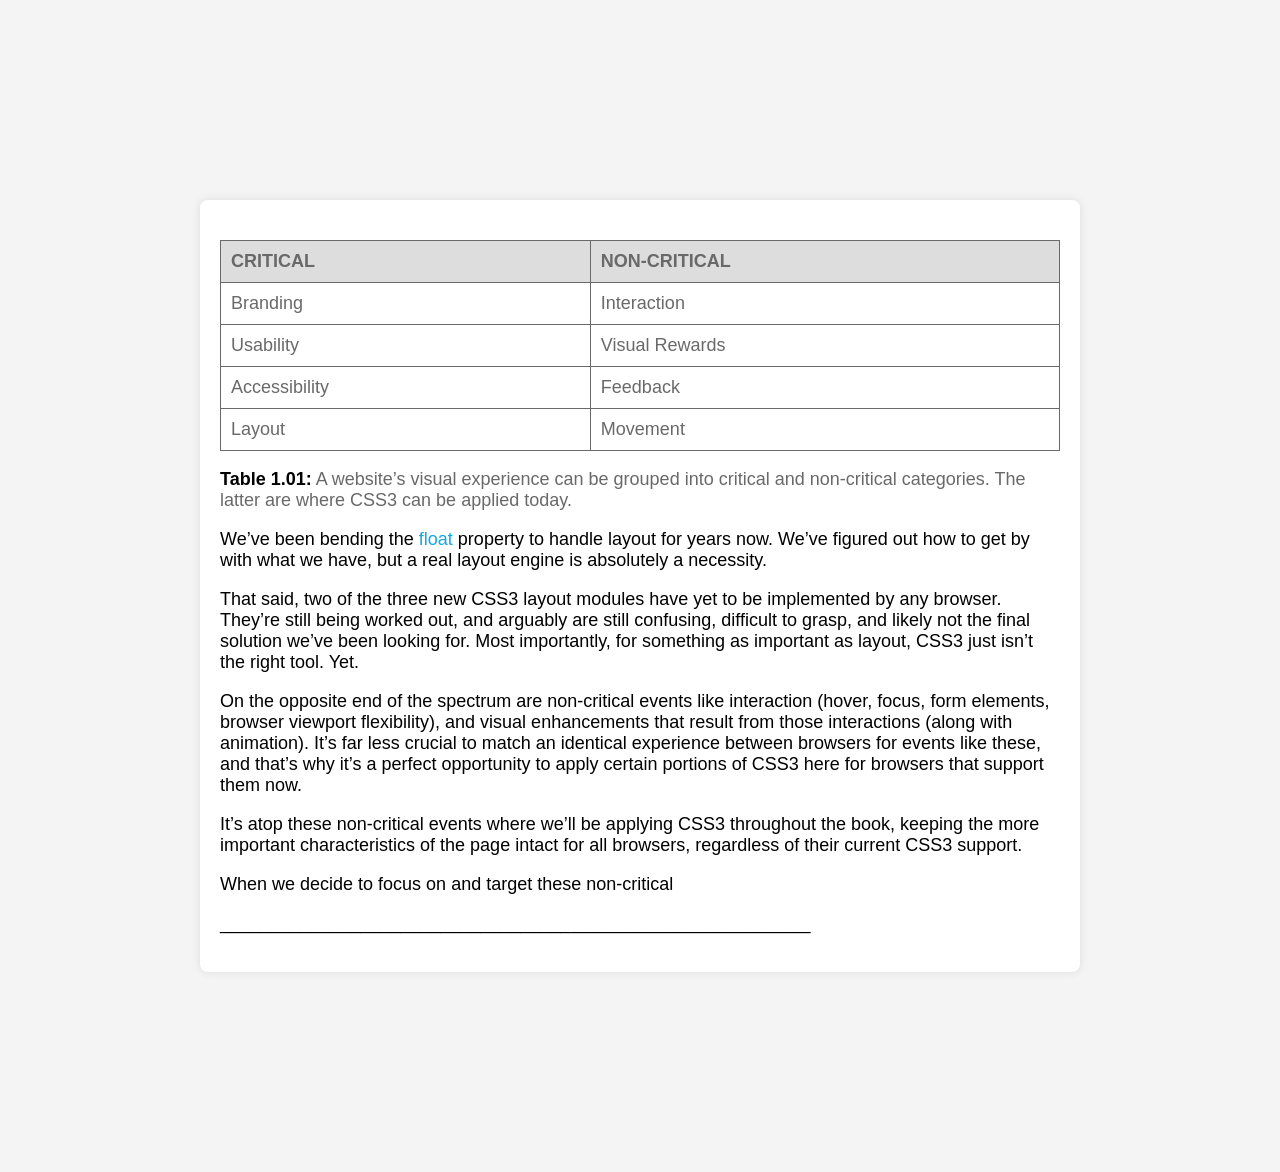
<file: index.html>
<!DOCTYPE html>
<html lang="en">
<head>
    <meta charset="UTF-8">
    <meta name="viewport" content="width=device-width, initial-scale=1.0">
    <title>CSS3 for Web Designers</title>
    <link rel="stylesheet" href="style.css">
</head>
<body>

    <main>
        <table>
            <tr>
                <th>CRITICAL</th>
                <th>NON-CRITICAL</th>
            </tr>
            <tr>
                <td>Branding</td>
                <td>Interaction</td>
            </tr>
            <tr>
                <td>Usability</td>
                <td>Visual Rewards</td>
            </tr>
            <tr>
                <td>Accessibility</td>
                <td>Feedback</td>
            </tr>
            <tr>
                <td>Layout</td>
                <td>Movement</td>
            </tr>
        </table>
        <p><strong>Table 1.01:</strong> <span style="color: dimgray;">A website’s visual experience can be grouped into critical and non-critical categories. The latter are where CSS3 can be applied today.</span></p>
        <p>We’ve been bending the <span style="color: rgb(20, 167, 225);">float</span> property to handle layout for years now. We’ve figured out how to get by with what we have, but a real layout engine is absolutely a necessity.</p>
        <p>That said, two of the three new CSS3 layout modules have yet to be implemented by any browser. They’re still being worked out, and arguably are still confusing, difficult to grasp, and likely not the final solution we’ve been looking for. Most importantly, for something as important as layout, CSS3 just isn’t the right tool. Yet.</p>
        <p>On the opposite end of the spectrum are non-critical events like interaction (hover, focus, form elements, browser viewport flexibility), and visual enhancements that result from those interactions (along with animation). It’s far less crucial to match an identical experience between browsers for events like these, and that’s why it’s a perfect opportunity to apply certain portions of CSS3 here for browsers that support them now.</p>
        <p>It’s atop these non-critical events where we’ll be applying CSS3 throughout the book, keeping the more important characteristics of the page intact for all browsers, regardless of their current CSS3 support.</p>
        <p>When we decide to focus on and target these non-critical
        <p>  
          
        </p>
          ___________________________________________________________
        </p>
    </main>
</body>
</html>
</file>
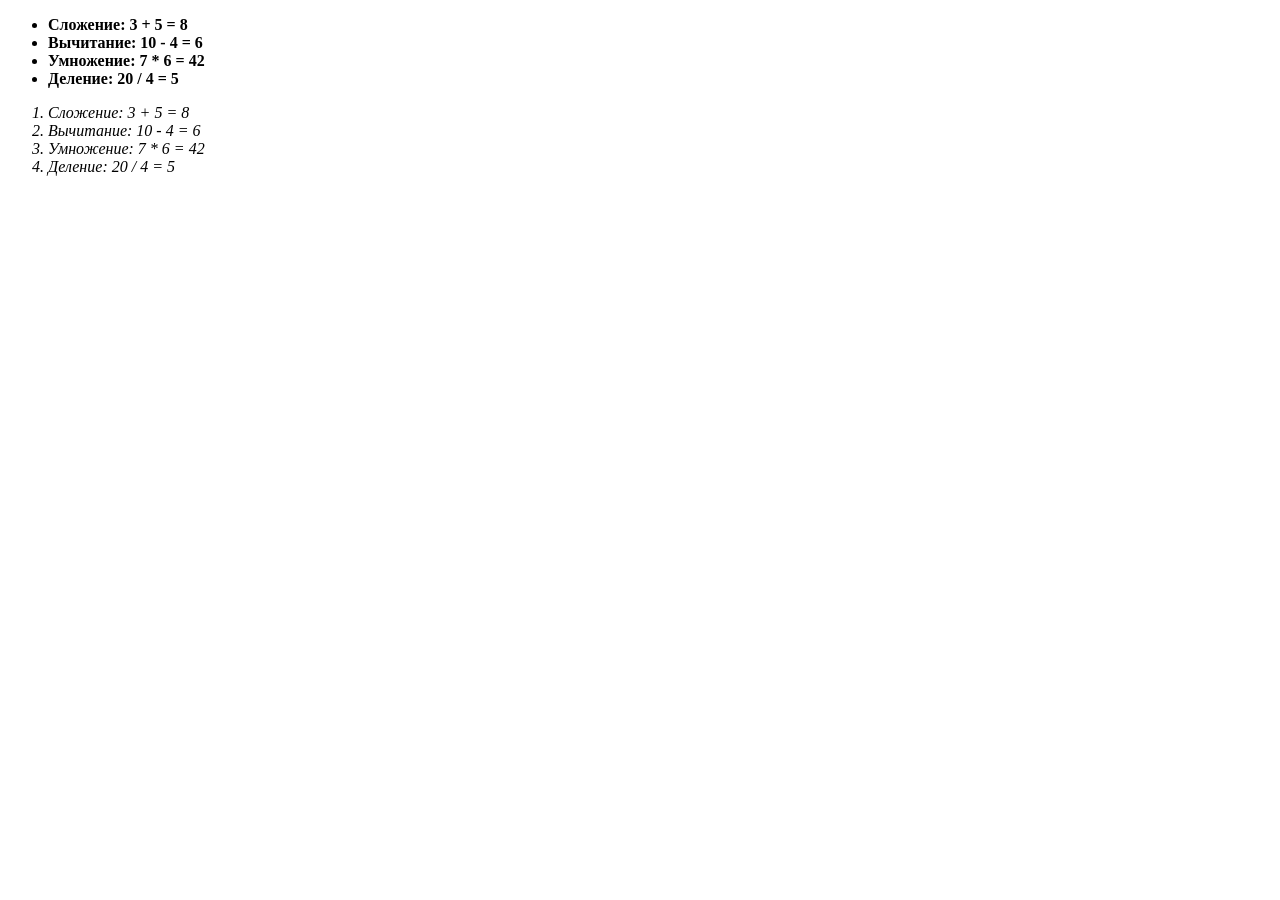
<file: io.html>
<!DOCTYPE html>
<html lang="en">
<head>
    <meta charset="UTF-8">
    <meta name="viewport" content="width=device-width, initial-scale=1.0">
    <title>Document</title>
</head>
<stron>
    <ul><strong>
        <li>Сложение: 3 + 5 = 8</li>
        <li>Вычитание: 10 - 4 = 6</li>
        <li>Умножение: 7 * 6 = 42</li>
        <li>Деление: 20 / 4 = 5</li></strong>
    </ul>    

    <ol><i>
        <li>Сложение: 3 + 5 = 8</li>
        <li>Вычитание: 10 - 4 = 6</li>
        <li>Умножение: 7 * 6 = 42</li>
        <li>Деление: 20 / 4 = 5</li>
    </ol></i>
      
</body>
</html>
</file>
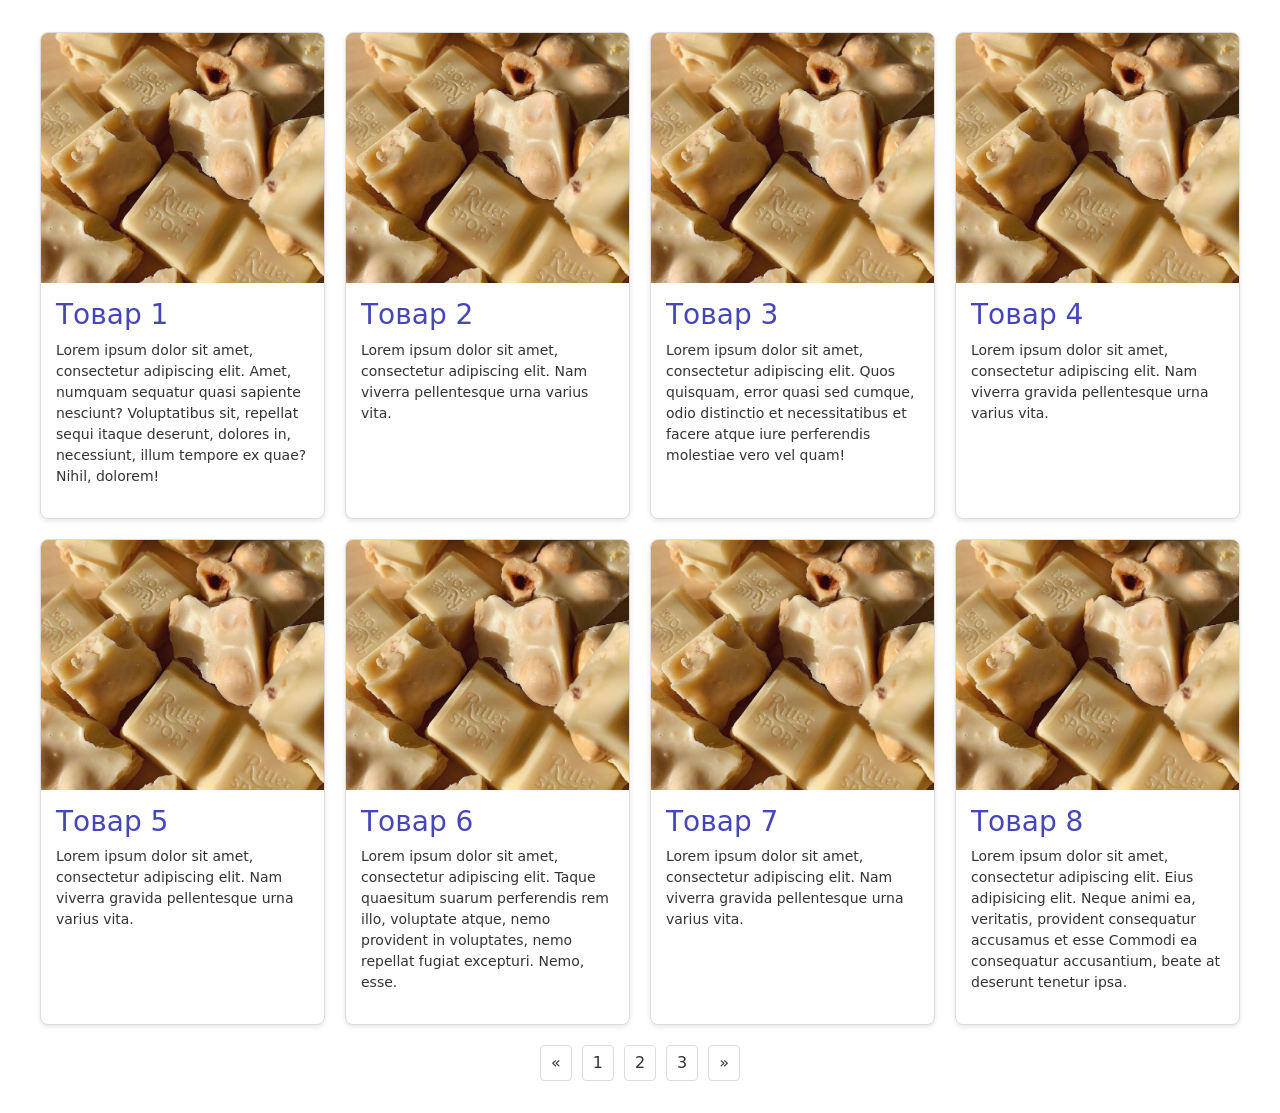
<file: we3.html>
<!DOCTYPE html>
<html lang="ru">
<head>
    <meta charset="UTF-8">
    <meta name="viewport" content="width=device-width, initial-scale=1.0">
    <title>Категория подкатегория</title>
    <link rel="stylesheet" href="we3.css">
    <link href="https://cdn.jsdelivr.net/npm/bootstrap@5.3.3/dist/css/bootstrap.min.css" rel="stylesheet" integrity="sha384-QWTKZyjpPEjISv5WaRU9OFeRpok6YctnYmDr5pNlyT2bRjXh0JMhjY6hW+ALEwIH" crossorigin="anonymous">

</head>
<body>
    <main>
        <div class="grid-container">
            <div class="product-card">
                <div class="product-image">
                    <img src="8.jpg" alt="Product Image" style="width: 100%; height: 100%; object-fit: cover; object-position: center;">
                </div>
                <div class="product-description">
                    <h3><span style="color: rgb(70, 70, 185);"> Товар 1</span></h3>
                    <p>Lorem ipsum dolor sit amet, consectetur adipiscing elit. Amet, numquam sequatur quasi sapiente nesciunt? Voluptatibus sit, repellat sequi itaque deserunt, dolores in, necessiunt, illum tempore ex quae? Nihil, dolorem!</p>
                </div>
            </div>
            <div class="product-card">
                <div class="product-image">
                    <img src="8.jpg" alt="Product Image" style="width: 100%; height: 100%; object-fit: cover; object-position: center;">
                </div>
                <div class="product-description">
                    <h3><span style="color: rgb(70, 70, 185);"> Товар 2</span></h3>
                    <p>Lorem ipsum dolor sit amet, consectetur adipiscing elit. Nam viverra pellentesque urna varius vita.</p>
                </div>
            </div>
            <div class="product-card">
                <div class="product-image">
                    <img src="8.jpg" alt="Product Image" style="width: 100%; height: 100%; object-fit: cover; object-position: center;">
                </div>
                <div class="product-description">
                    <h3><span style="color: rgb(70, 70, 185);"> Товар 3</span></h3>
                    <p>Lorem ipsum dolor sit amet, consectetur adipiscing elit. Quos quisquam, error quasi sed cumque, odio distinctio et necessitatibus et facere atque iure perferendis molestiae vero vel quam!</p>
                </div>
            </div>
            <div class="product-card">
                <div class="product-image">
                    <img src="8.jpg" alt="Product Image" style="width: 100%; height: 100%; object-fit: cover; object-position: center;">
                </div>
                <div class="product-description">
                    <h3><span style="color: rgb(70, 70, 185);"> Товар 4</span></h3>
                    <p>Lorem ipsum dolor sit amet, consectetur adipiscing elit. Nam viverra gravida pellentesque urna varius vita.</p>
                </div>
            </div>
            <div class="product-card">
                <div class="product-image">
                    <img src="8.jpg" alt="Product Image" style="width: 100%; height: 100%; object-fit: cover; object-position: center;">
                </div>
                <div class="product-description">
                    <h3><span style="color: rgb(70, 70, 185);"> Товар 5</span></h3>
                    <p>Lorem ipsum dolor sit amet, consectetur adipiscing elit. Nam viverra gravida pellentesque urna varius vita.</p>
                </div>
            </div>
            <div class="product-card">
                <div class="product-image">
                    <img src="8.jpg" alt="Product Image" style="width: 100%; height: 100%; object-fit: cover; object-position: center;">
                </div>
                <div class="product-description">
                    <h3><span style="color: rgb(70, 70, 185);"> Товар 6</span></h3>
                    <p>Lorem ipsum dolor sit amet, consectetur adipiscing elit. Taque quaesitum suarum perferendis rem illo, voluptate atque, nemo provident in voluptates, nemo repellat fugiat excepturi. Nemo, esse.</p>
                </div>
            </div>
            <div class="product-card">
                <div class="product-image">
                    <img src="8.jpg" alt="Product Image" style="width: 100%; height: 100%; object-fit: cover; object-position: center;">
                </div>
                <div class="product-description">
                    <h3><span style="color: rgb(70, 70, 185);"> Товар 7</span></h3>
                    <p>Lorem ipsum dolor sit amet, consectetur adipiscing elit. Nam viverra gravida pellentesque urna varius vita.</p>
                </div>
            </div>
            <div class="product-card">
                <div class="product-image">
                    <img src="8.jpg" alt="Product Image" style="width: 100%; height: 100%; object-fit: cover; object-position: center;">
                </div>
                <div class="product-description">
                    <h3><span style="color: rgb(70, 70, 185);"> Товар 8</span></h3>
                    <p>Lorem ipsum dolor sit amet, consectetur adipiscing elit. Eius adipisicing elit. Neque animi ea, veritatis, provident consequatur accusamus et esse Commodi ea consequatur accusantium, beate at deserunt tenetur ipsa.</p>
                </div>
            </div>
        </div>
        <div class="pagination">
            <a href="#">«</a>
            <a href="#">1</a>
            <a href="#">2</a>
            <a href="#">3</a>
            <a href="#">»</a>
        </div>
    </main>

    <!-- JavaScript Bootstrap Bundle with Popper -->
    <script src="https://cdn.jsdelivr.net/npm/bootstrap@5.3.3/dist/js/bootstrap.bundle.min.js" integrity="sha384-YvpcrYf0tY3lHB60NNkmXc5s9fDVZLESaAA55NDzOxhy9GkcIdslK1eN7N6jIeHz" crossorigin="anonymous"></script>
</body>
</html>
</file>
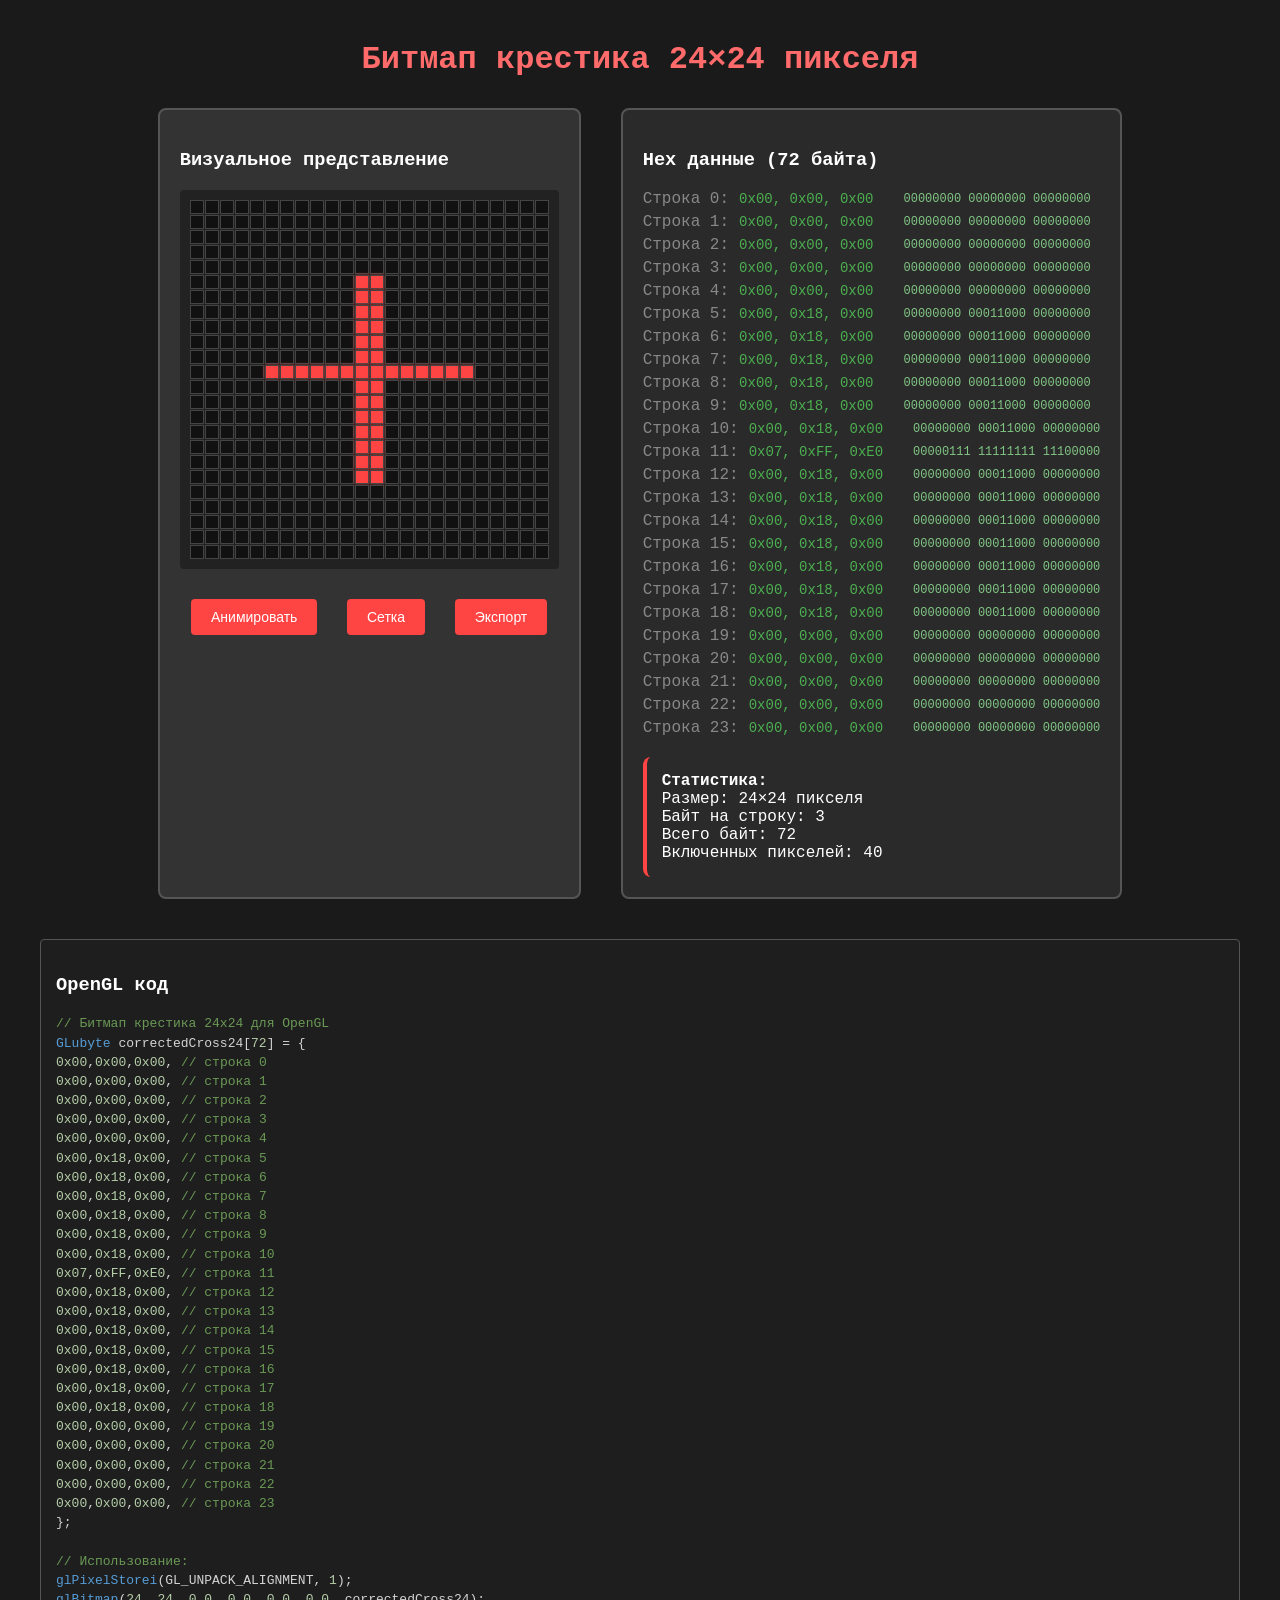
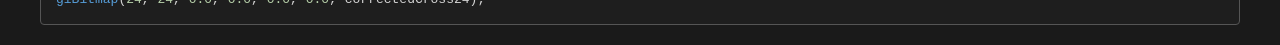
<file: lab4/lab4/html.html>
<!DOCTYPE html>
<html lang="ru">
<head>
    <meta charset="UTF-8">
    <meta name="viewport" content="width=device-width, initial-scale=1.0">
    <title>Битмап крестика 24x24</title>
    <style>
        body {
            font-family: 'Courier New', monospace;
            background: #1a1a1a;
            color: #ffffff;
            padding: 20px;
            margin: 0;
        }
        
        .container {
            max-width: 1200px;
            margin: 0 auto;
        }
        
        h1 {
            text-align: center;
            color: #ff6b6b;
            margin-bottom: 30px;
        }
        
        .bitmap-container {
            display: flex;
            gap: 40px;
            justify-content: center;
            flex-wrap: wrap;
            margin-bottom: 40px;
        }
        
        .bitmap-visual {
            background: #333;
            padding: 20px;
            border-radius: 8px;
            border: 2px solid #555;
        }
        
        .bitmap-grid {
            display: grid;
            grid-template-columns: repeat(24, 1fr);
            gap: 1px;
            background: #222;
            padding: 10px;
            border-radius: 4px;
            margin-bottom: 20px;
        }
        
        .pixel {
            width: 12px;
            height: 12px;
            border: 0.5px solid #444;
            transition: all 0.2s ease;
        }
        
        .pixel.on {
            background: #ff4444;
            box-shadow: 0 0 4px rgba(255, 68, 68, 0.5);
        }
        
        .pixel.off {
            background: #111;
        }
        
        .pixel:hover {
            transform: scale(1.2);
            z-index: 10;
            position: relative;
            border-color: #fff;
        }
        
        .data-display {
            background: #2a2a2a;
            padding: 20px;
            border-radius: 8px;
            border: 2px solid #555;
            overflow-x: auto;
        }
        
        .hex-row {
            margin: 5px 0;
            display: flex;
            align-items: center;
            gap: 10px;
        }
        
        .row-label {
            color: #888;
            min-width: 60px;
        }
        
        .hex-bytes {
            font-family: 'Courier New', monospace;
            font-size: 14px;
            color: #4CAF50;
        }
        
        .binary-display {
            font-family: 'Courier New', monospace;
            font-size: 12px;
            color: #81C784;
            margin-left: 20px;
        }
        
        .controls {
            text-align: center;
            margin: 30px 0;
        }
        
        button {
            background: #ff4444;
            color: white;
            border: none;
            padding: 10px 20px;
            border-radius: 4px;
            cursor: pointer;
            margin: 0 10px;
            font-size: 14px;
            transition: background 0.3s ease;
        }
        
        button:hover {
            background: #ff6666;
        }
        
        .stats {
            background: #2a2a2a;
            padding: 15px;
            border-radius: 8px;
            border-left: 4px solid #ff4444;
            margin-top: 20px;
        }
        
        .opengl-code {
            background: #1e1e1e;
            border: 1px solid #555;
            border-radius: 4px;
            padding: 15px;
            margin-top: 20px;
            overflow-x: auto;
        }
        
        .opengl-code code {
            color: #d4d4d4;
            font-family: 'Courier New', monospace;
            font-size: 13px;
            line-height: 1.4;
        }
        
        .comment {
            color: #6A9955;
        }
        
        .keyword {
            color: #569CD6;
        }
        
        .number {
            color: #B5CEA8;
        }
    </style>
</head>
<body>
    <div class="container">
        <h1>Битмап крестика 24×24 пикселя</h1>
        
        <div class="bitmap-container">
            <div class="bitmap-visual">
                <h3>Визуальное представление</h3>
                <div class="bitmap-grid" id="bitmapGrid"></div>
                <div class="controls">
                    <button onclick="animatePattern()">Анимировать</button>
                    <button onclick="toggleGrid()">Сетка</button>
                    <button onclick="exportPattern()">Экспорт</button>
                </div>
            </div>
            
            <div class="data-display">
                <h3>Hex данные (72 байта)</h3>
                <div id="hexData"></div>
                
                <div class="stats">
                    <strong>Статистика:</strong><br>
                    Размер: 24×24 пикселя<br>
                    Байт на строку: 3<br>
                    Всего байт: 72<br>
                    Включенных пикселей: <span id="pixelCount">0</span>
                </div>
            </div>
        </div>
        
        <div class="opengl-code">
            <h3>OpenGL код</h3>
            <code>
<span class="comment">// Битмап крестика 24x24 для OpenGL</span><br>
<span class="keyword">GLubyte</span> correctedCross24[<span class="number">72</span>] = {<br>
<span id="glCode"></span>
};<br><br>
<span class="comment">// Использование:</span><br>
<span class="keyword">glPixelStorei</span>(GL_UNPACK_ALIGNMENT, <span class="number">1</span>);<br>
<span class="keyword">glBitmap</span>(<span class="number">24</span>, <span class="number">24</span>, <span class="number">0.0</span>, <span class="number">0.0</span>, <span class="number">0.0</span>, <span class="number">0.0</span>, correctedCross24);
            </code>
        </div>
    </div>

    <script>
        // Данные битмапа крестика
        const bitmapData = [
            0x00,0x00,0x00,  // строка 0
            0x00,0x00,0x00,  // строка 1
            0x00,0x00,0x00,  // строка 2
            0x00,0x00,0x00,  // строка 3
            0x00,0x00,0x00,  // строка 4
            0x00,0x18,0x00,  // строка 5
            0x00,0x18,0x00,  // строка 6
            0x00,0x18,0x00,  // строка 7
            0x00,0x18,0x00,  // строка 8
            0x00,0x18,0x00,  // строка 9
            0x00,0x18,0x00,  // строка 10
            0x07,0xFF,0xE0,  // строка 11 - горизонтальная линия
            0x00,0x18,0x00,  // строка 12
            0x00,0x18,0x00,  // строка 13
            0x00,0x18,0x00,  // строка 14
            0x00,0x18,0x00,  // строка 15
            0x00,0x18,0x00,  // строка 16
            0x00,0x18,0x00,  // строка 17
            0x00,0x18,0x00,  // строка 18
            0x00,0x00,0x00,  // строка 19
            0x00,0x00,0x00,  // строка 20
            0x00,0x00,0x00,  // строка 21
            0x00,0x00,0x00,  // строка 22
            0x00,0x00,0x00   // строка 23
        ];

        let gridVisible = true;
        let animationRunning = false;

        function createBitmapGrid() {
            const grid = document.getElementById('bitmapGrid');
            grid.innerHTML = '';
            
            let pixelCount = 0;
            
            // Создаем 24 строки по 24 пикселя
            for (let row = 0; row < 24; row++) {
                // Получаем 3 байта для этой строки
                const byte1 = bitmapData[row * 3];
                const byte2 = bitmapData[row * 3 + 1];
                const byte3 = bitmapData[row * 3 + 2];
                
                // Объединяем в 24-битное число
                const rowData = (byte1 << 16) | (byte2 << 8) | byte3;
                
                // Создаем пиксели для этой строки
                for (let col = 0; col < 24; col++) {
                    const pixel = document.createElement('div');
                    pixel.className = 'pixel';
                    
                    // Проверяем бит (старший бит слева)
                    const bitPosition = 23 - col;
                    const isOn = (rowData >> bitPosition) & 1;
                    
                    if (isOn) {
                        pixel.classList.add('on');
                        pixelCount++;
                    } else {
                        pixel.classList.add('off');
                    }
                    
                    pixel.title = `Строка ${row}, Столбец ${col}, Бит: ${isOn}`;
                    grid.appendChild(pixel);
                }
            }
            
            document.getElementById('pixelCount').textContent = pixelCount;
        }

        function createHexDisplay() {
            const hexContainer = document.getElementById('hexData');
            const glCodeContainer = document.getElementById('glCode');
            
            let hexHtml = '';
            let glCodeHtml = '';
            
            for (let i = 0; i < bitmapData.length; i += 3) {
                const row = i / 3;
                const byte1 = bitmapData[i];
                const byte2 = bitmapData[i + 1];
                const byte3 = bitmapData[i + 2];
                
                // Hex display
                hexHtml += `<div class="hex-row">`;
                hexHtml += `<span class="row-label">Строка ${row}:</span>`;
                hexHtml += `<span class="hex-bytes">0x${byte1.toString(16).padStart(2, '0').toUpperCase()}, `;
                hexHtml += `0x${byte2.toString(16).padStart(2, '0').toUpperCase()}, `;
                hexHtml += `0x${byte3.toString(16).padStart(2, '0').toUpperCase()}</span>`;
                
                // Binary representation
                const binary1 = byte1.toString(2).padStart(8, '0');
                const binary2 = byte2.toString(2).padStart(8, '0');
                const binary3 = byte3.toString(2).padStart(8, '0');
                hexHtml += `<span class="binary-display">${binary1} ${binary2} ${binary3}</span>`;
                hexHtml += `</div>`;
                
                // OpenGL code
                glCodeHtml += `    <span class="number">0x${byte1.toString(16).padStart(2, '0').toUpperCase()}</span>,<span class="number">0x${byte2.toString(16).padStart(2, '0').toUpperCase()}</span>,<span class="number">0x${byte3.toString(16).padStart(2, '0').toUpperCase()}</span>,  <span class="comment">// строка ${row}</span><br>`;
            }
            
            hexContainer.innerHTML = hexHtml;
            glCodeContainer.innerHTML = glCodeHtml;
        }

        function toggleGrid() {
            const pixels = document.querySelectorAll('.pixel');
            gridVisible = !gridVisible;
            
            pixels.forEach(pixel => {
                pixel.style.border = gridVisible ? '0.5px solid #444' : 'none';
            });
        }

        function animatePattern() {
            if (animationRunning) return;
            
            animationRunning = true;
            const pixels = document.querySelectorAll('.pixel.on');
            
            pixels.forEach((pixel, index) => {
                setTimeout(() => {
                    pixel.style.transform = 'scale(1.5)';
                    pixel.style.boxShadow = '0 0 20px rgba(255, 68, 68, 0.8)';
                    
                    setTimeout(() => {
                        pixel.style.transform = 'scale(1)';
                        pixel.style.boxShadow = '0 0 4px rgba(255, 68, 68, 0.5)';
                    }, 200);
                }, index * 50);
            });
            
            setTimeout(() => {
                animationRunning = false;
            }, pixels.length * 50 + 500);
        }

        function exportPattern() {
            const data = bitmapData.map(byte => `0x${byte.toString(16).padStart(2, '0').toUpperCase()}`).join(', ');
            
            const exportText = `GLubyte correctedCross24[72] = {\n    ${data}\n};`;
            
            navigator.clipboard.writeText(exportText).then(() => {
                alert('Код скопирован в буфер обмена!');
            }).catch(() => {
                // Fallback для старых браузеров
                const textarea = document.createElement('textarea');
                textarea.value = exportText;
                document.body.appendChild(textarea);
                textarea.select();
                document.execCommand('copy');
                document.body.removeChild(textarea);
                alert('Код скопирован в буфер обмена!');
            });
        }

        // Инициализация
        document.addEventListener('DOMContentLoaded', () => {
            createBitmapGrid();
            createHexDisplay();
        });
    </script>
</body>
</html>
</file>
<file: style.css>
body {
  font-family: 'Gill Sans', 'Gill Sans MT', Calibri, 'Trebuchet MS', sans-serif, sans-serif;
  margin: 20px;
  padding: 180px;
  background-color: #f4f4f4;
  font-size: 18px; /* Добавлен размер шрифта */
}


main {
  background: white;
  padding: 20px;
  border-radius: 8px;
  box-shadow: 0 0 10px rgba(0, 0, 0, 0.1);
}

table {
  width: 100%;
  border-collapse: collapse;
  margin-top: 20px;
  color: dimgray;
}

table, th, td {
  border: 1px solid dimgray;
  padding: 10px;
  text-align: left;
}

th {
  background-color: #ddd;
}
</file>
<file: we3.css>
body {
    /* font-family: Arial, sans-serif;
    max-width: 1200px;
    margin: 0 auto;
    padding: 20px;
    */
    margin: 0;
    padding: 0;
    min-height: 100vh;
    display: flex;
    justify-content: center;
    align-items: center;
    background-color: #f0f0f0;
}
main {
    display: flex;
    flex-direction: column;
    align-items: center;
    justify-content: center;
    min-height: 100vh;
    padding: 2rem;
}
.grid-container {
    max-width: 1200px;
    margin: 0 auto;
    display: grid;
    grid-template-columns: repeat(4, 1fr);
    gap: 20px;
}
.product-card {
    background-color: white;
    border: 1px solid #ddd;
    border-radius: 8px;
    overflow: hidden;
    box-shadow: 0 2px 5px rgba(0,0,0,0.1);
}
.product-image {
    background-color: #e0e0e0;
    height: 250px;
    display: flex;
    justify-content: center;
    align-items: center;
    color: #888;
}
.product-description {
    padding: 15px;
    font-size: 14px;
    color: #333;
}
.pagination {
    display: flex;
    justify-content: center;
    margin-top: 20px;
    gap: 10px;
}
.pagination a {
    text-decoration: none;
    color: #333;
    padding: 5px 10px;
    border: 1px solid #ddd;
    border-radius: 4px;
}
.pagination a:hover {
    background-color: #f0f0f0;
}
@media (max-width: 1024px) {
    .grid-container {
        grid-template-columns: repeat(2, 1fr);
    }
}
@media (max-width: 600px) {
    .grid-container {
        grid-template-columns: 1fr;
    }
}
</file>
